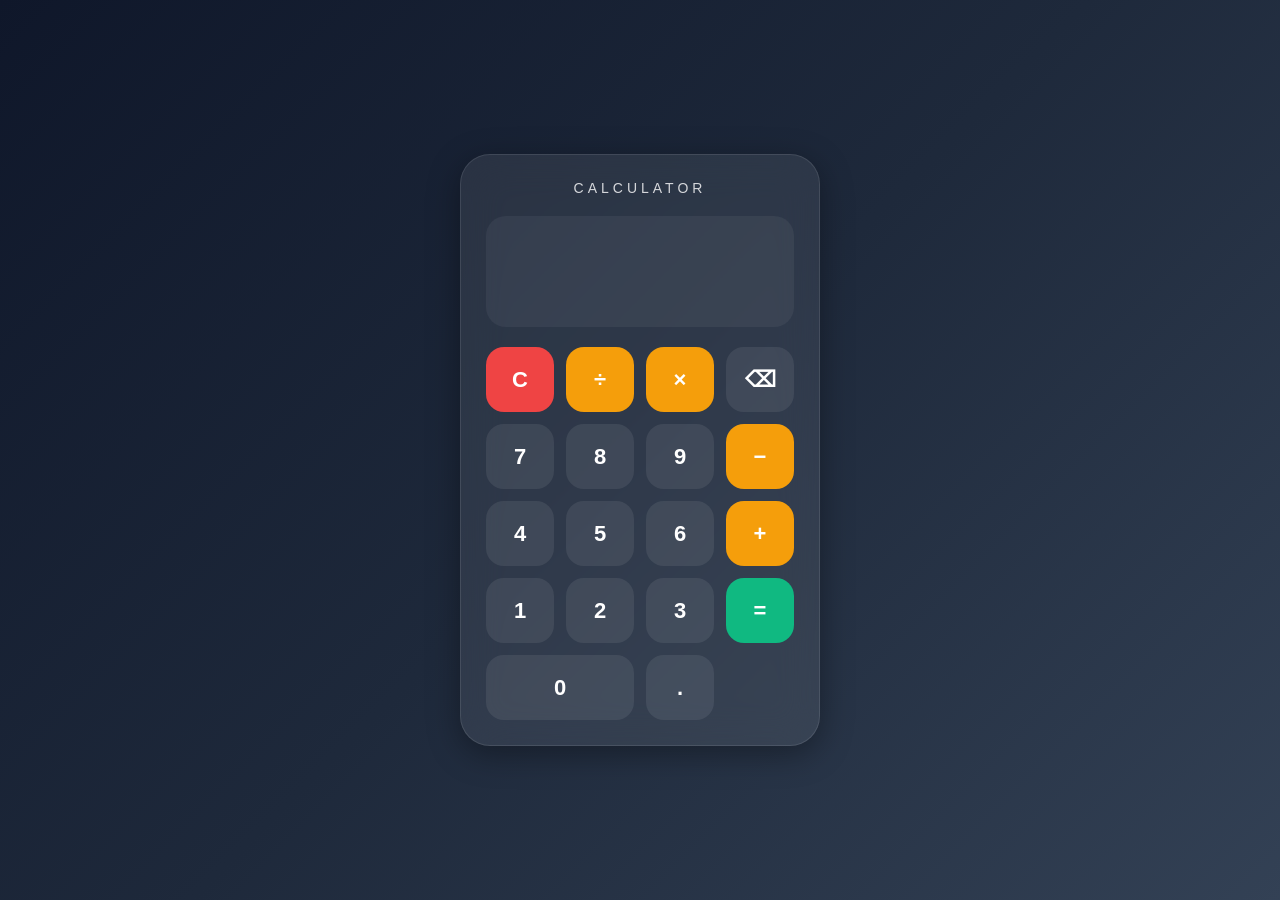
<file: Calculator/index.html>
<!DOCTYPE html>
<html lang="en">
<head>
    <meta charset="UTF-8">
    <meta name="viewport" content="width=device-width, initial-scale=1.0">
    <title>Modern Calculator</title>
    <link rel="stylesheet" href="style.css">
</head>
<body>

    <div class="calculator">

        <h2 class="title">CALCULATOR</h2>

        <div class="display-container">
            <div id="previousCalculation"></div>
            <input type="text" id="display" readonly>
        </div>

        <div class="buttons">

            <button class="clear" onclick="clearDisplay()">C</button>
            <button class="operator" onclick="appendValue('/')">÷</button>
            <button class="operator" onclick="appendValue('*')">×</button>
            <button onclick="deleteLast()">⌫</button>

            <button onclick="appendValue('7')">7</button>
            <button onclick="appendValue('8')">8</button>
            <button onclick="appendValue('9')">9</button>
            <button class="operator" onclick="appendValue('-')">−</button>

            <button onclick="appendValue('4')">4</button>
            <button onclick="appendValue('5')">5</button>
            <button onclick="appendValue('6')">6</button>
            <button class="operator" onclick="appendValue('+')">+</button>

            <button onclick="appendValue('1')">1</button>
            <button onclick="appendValue('2')">2</button>
            <button onclick="appendValue('3')">3</button>
            <button class="equal" onclick="calculate()">=</button>

            <button class="zero" onclick="appendValue('0')">0</button>
            <button onclick="appendValue('.')">.</button>

        </div>

    </div>

    <script src="script.js"></script>

</body>
</html>
</file>
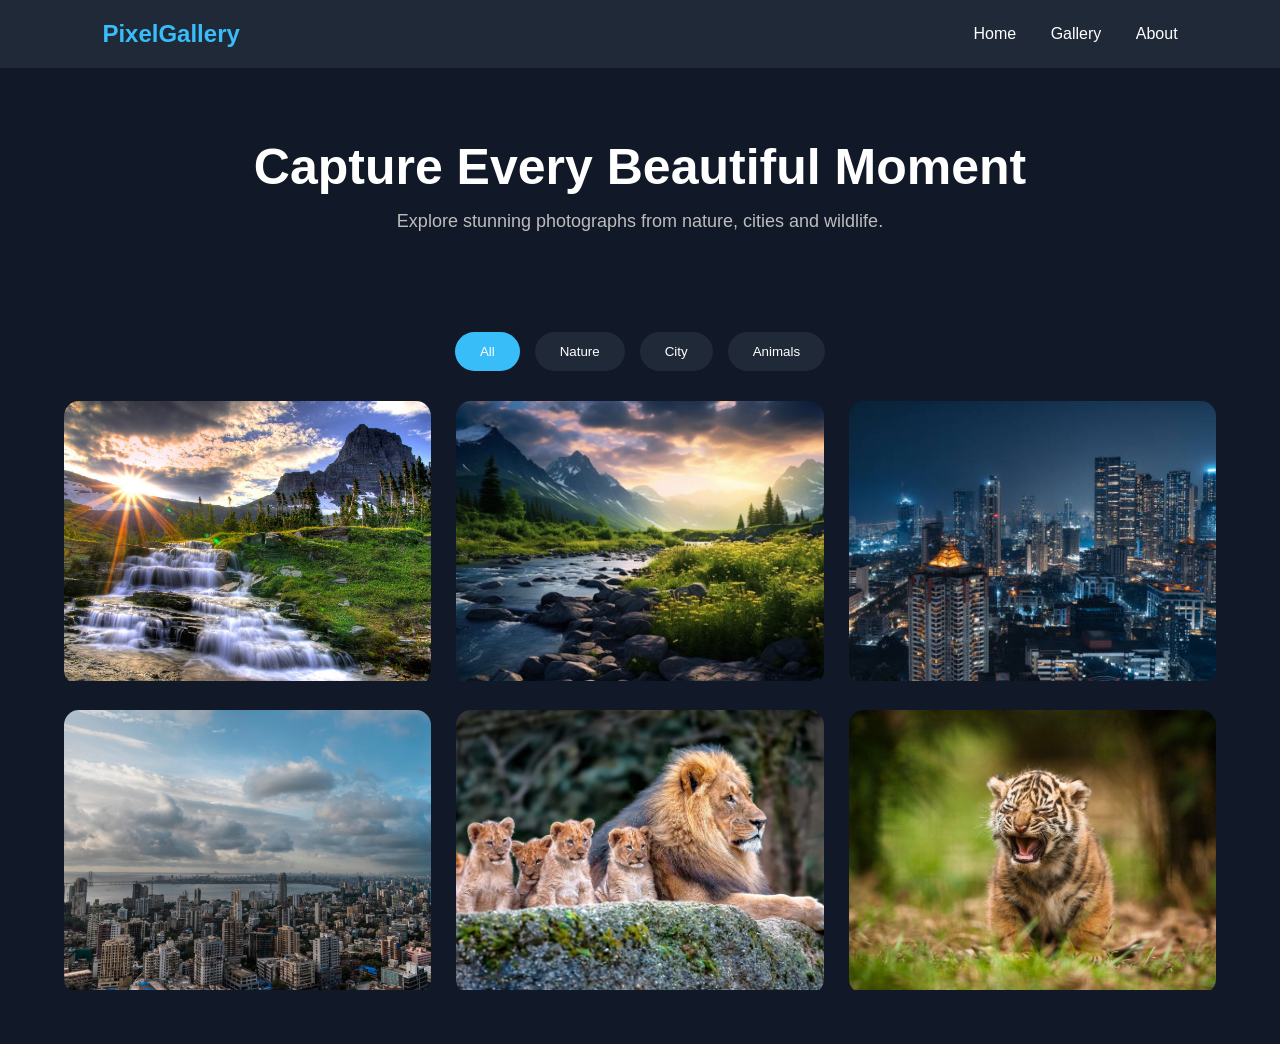
<file: Image Gallery/index.html>
<!DOCTYPE html>
<html lang="en">
<head>
<meta charset="UTF-8">
<meta name="viewport" content="width=device-width, initial-scale=1.0">
<title>Modern Image Gallery</title>

<link rel="stylesheet" href="style.css">

<link
href="https://cdnjs.cloudflare.com/ajax/libs/font-awesome/6.5.2/css/all.min.css"
rel="stylesheet"/>

</head>

<body>

<nav>

<h2>PixelGallery</h2>

<div class="menu">
<a href="#">Home</a>
<a href="#">Gallery</a>
<a href="#">About</a>
</div>

</nav>

<section class="hero">

<h1>Capture Every Beautiful Moment</h1>

<p>
Explore stunning photographs from nature, cities and wildlife.
</p>

</section>


<div class="filter">

<button class="active" onclick="filterSelection('all')">All</button>
<button onclick="filterSelection('nature')">Nature</button>
<button onclick="filterSelection('city')">City</button>
<button onclick="filterSelection('animal')">Animals</button>

</div>


<div class="gallery">

<div class="card nature">
<img src="images/nature1.jpg">
<div class="overlay">
<h3>Nature</h3>
<button onclick="openLightbox(0)">
<i class="fa-solid fa-expand"></i>
</button>
</div>
</div>

<div class="card nature">
<img src="images/nature2.jpg">
<div class="overlay">
<h3>Nature</h3>
<button onclick="openLightbox(1)">
<i class="fa-solid fa-expand"></i>
</button>
</div>
</div>

<div class="card city">
<img src="images/city1.jpg">
<div class="overlay">
<h3>City</h3>
<button onclick="openLightbox(2)">
<i class="fa-solid fa-expand"></i>
</button>
</div>
</div>

<div class="card city">
<img src="images/city2.jpg">
<div class="overlay">
<h3>City</h3>
<button onclick="openLightbox(3)">
<i class="fa-solid fa-expand"></i>
</button>
</div>
</div>

<div class="card animal">
<img src="images/animal1.jpg">
<div class="overlay">
<h3>Animals</h3>
<button onclick="openLightbox(4)">
<i class="fa-solid fa-expand"></i>
</button>
</div>
</div>

<div class="card animal">
<img src="images/animal2.jpg">
<div class="overlay">
<h3>Animals</h3>
<button onclick="openLightbox(5)">
<i class="fa-solid fa-expand"></i>
</button>
</div>
</div>

</div>

<div id="lightbox">

<span class="close">&times;</span>

<button id="prev">❮</button>

<img id="lightbox-img">

<button id="next">❯</button>

</div>

<script src="script.js"></script>

</body>
</html>
</file>
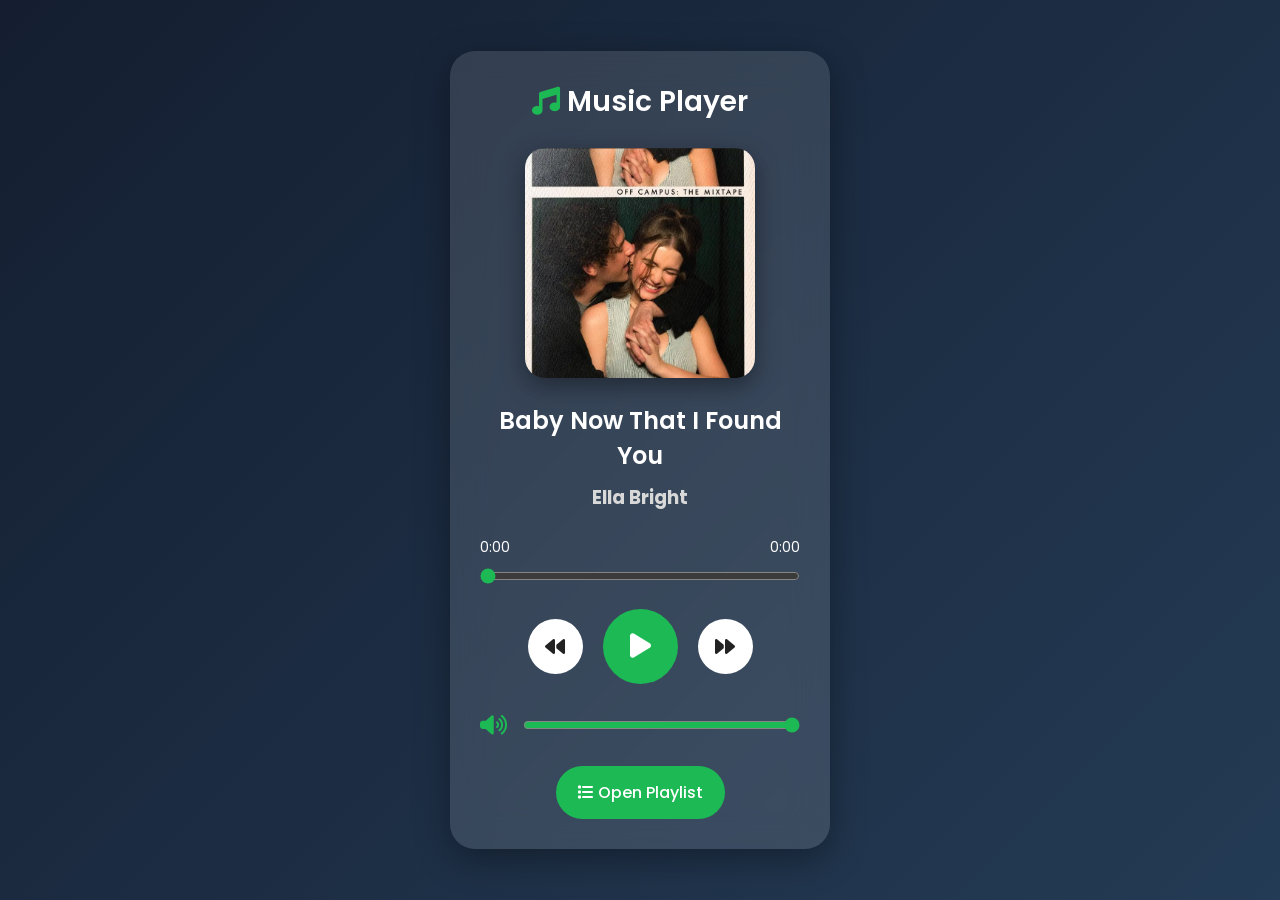
<file: MusicPlayer/index.html>
<!DOCTYPE html>
<html lang="en">

<head>
    <meta charset="UTF-8">
    <meta name="viewport" content="width=device-width, initial-scale=1.0">
    <title>Music Player</title>

    <link rel="stylesheet" href="style.css">

    <link rel="stylesheet"
        href="https://cdnjs.cloudflare.com/ajax/libs/font-awesome/6.5.2/css/all.min.css">
</head>

<body>

    <div class="container">

        <div class="music-player">

            <h1 class="heading">
                <i class="fas fa-music"></i> Music Player
            </h1>

            <div class="cover-box">
                <img src="images/cover1.jpeg" id="cover" alt="Album Cover">
            </div>

            <h2 id="title">Baby Now That I Found You</h2>
            <h3 id="artist">Ella Bright</h3>

            <audio id="audio"></audio>

            <div class="time">
                <span id="current">0:00</span>
                <span id="duration">0:00</span>
            </div>

            <input type="range"
                   id="progress"
                   min="0"
                   value="0">

            <div class="controls">

                <button id="prev" class="control-btn">
                    <i class="fas fa-backward"></i>
                </button>

                <button id="play" class="play-btn">
                    <i class="fas fa-play"></i>
                </button>

                <button id="next" class="control-btn">
                    <i class="fas fa-forward"></i>
                </button>

            </div>

            <div class="volume">

                <i class="fas fa-volume-up"></i>

                <input type="range"
                       id="volume"
                       min="0"
                       max="1"
                       step="0.01"
                       value="1">

            </div>

            <div class="buttons">

                <a href="playlist.html" class="playlist-btn">
                    <i class="fas fa-list"></i>
                    Open Playlist
                </a>

            </div>

        </div>

    </div>

    <script src="script.js"></script>

</body>

</html>
</file>
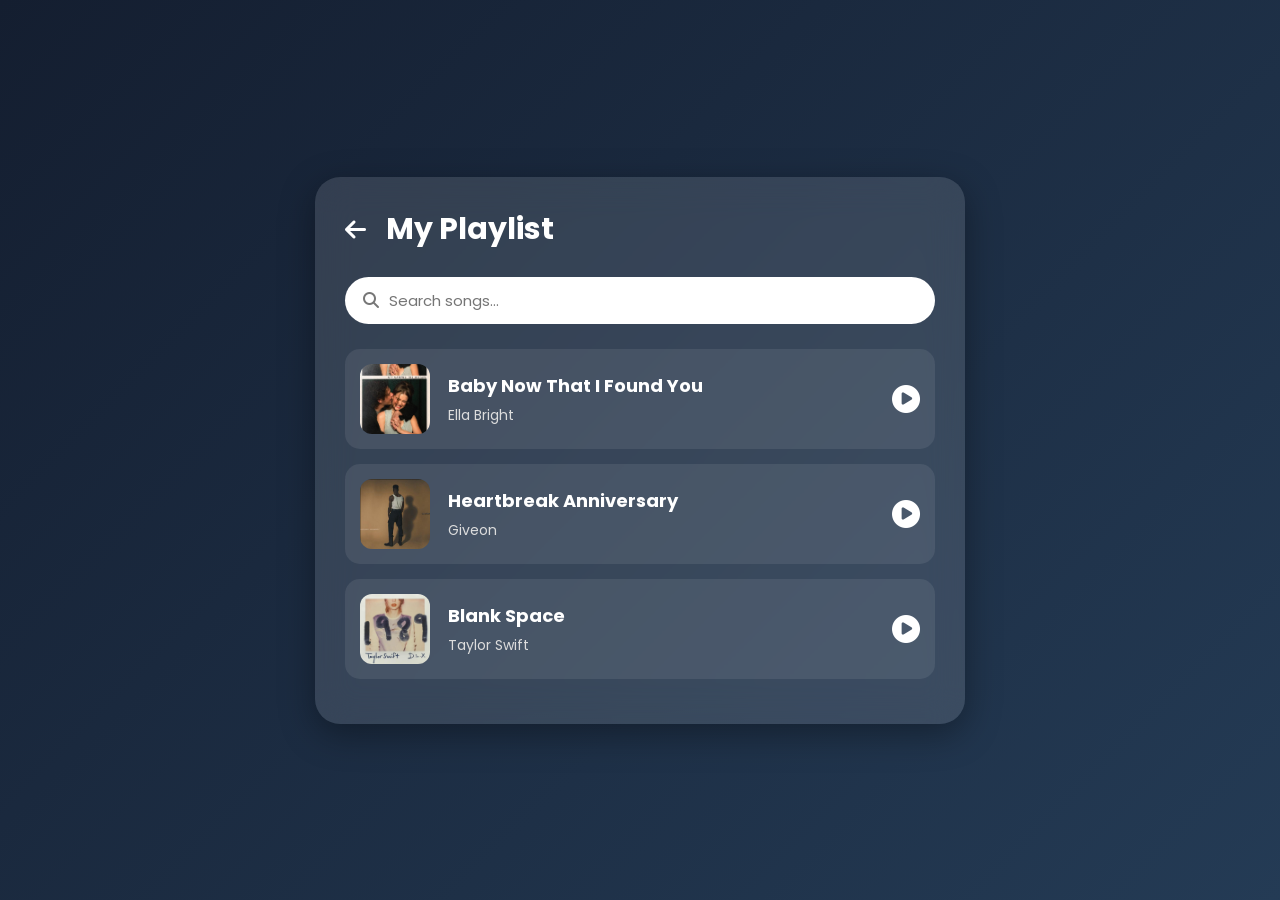
<file: MusicPlayer/playlist.html>
<!DOCTYPE html>
<html lang="en">

<head>
    <meta charset="UTF-8">
    <meta name="viewport" content="width=device-width, initial-scale=1.0">
    <title>Playlist</title>

    <link rel="stylesheet" href="style.css">

    <link rel="stylesheet"
        href="https://cdnjs.cloudflare.com/ajax/libs/font-awesome/6.5.2/css/all.min.css">
</head>

<body>

    <div class="playlist-container">

        <div class="playlist-card">

            <div class="playlist-header">

                <a href="index.html" class="back-btn">
                    <i class="fas fa-arrow-left"></i>
                </a>

                <h1>My Playlist</h1>

            </div>

            <div class="search-box">

                <i class="fas fa-search"></i>

                <input
                    type="text"
                    id="search"
                    placeholder="Search songs...">

            </div>

            <div class="playlist" id="playlist">

                <!-- Song 1 -->
                <div class="song" onclick="playSong(0)">

                    <img src="images/cover1.jpeg">

                    <div class="song-details">

                        <h3>Baby Now That I Found You</h3>

                        <p>Ella Bright</p>

                    </div>

                    <i class="fas fa-play-circle"></i>

                </div>

                <!-- Song 2 -->
                <div class="song" onclick="playSong(1)">

                    <img src="images/cover2.jpeg">

                    <div class="song-details">

                        <h3>Heartbreak Anniversary</h3>

                        <p>Giveon</p>

                    </div>

                    <i class="fas fa-play-circle"></i>

                </div>

                <!-- Song 3 -->
                <div class="song" onclick="playSong(2)">

                    <img src="images/cover3.jpeg">

                    <div class="song-details">

                        <h3>Blank Space</h3>

                        <p>Taylor Swift</p>

                    </div>

                    <i class="fas fa-play-circle"></i>

                </div>

            </div>

        </div>

    </div>

    <script src="playlist.js"></script>

</body>

</html>
</file>
<file: Calculator/style.css>
*{
    margin:0;
    padding:0;
    box-sizing:border-box;
    font-family:'Segoe UI',sans-serif;
}

body{
    height:100vh;
    display:flex;
    justify-content:center;
    align-items:center;
    background:linear-gradient(
        135deg,
        #0f172a,
        #1e293b,
        #334155
    );
}

.calculator{
    width:360px;
    padding:25px;
    border-radius:30px;

    background:rgba(255,255,255,0.08);
    backdrop-filter:blur(20px);

    border:1px solid rgba(255,255,255,0.1);

    box-shadow:
        0 8px 32px rgba(0,0,0,0.35);
}

.title{
    text-align:center;
    color:white;
    margin-bottom:20px;
    letter-spacing:4px;
    font-size:14px;
    font-weight:500;
    opacity:0.8;
}

.display-container{
    margin-bottom:20px;
    padding:15px;
    border-radius:20px;

    background:rgba(255,255,255,0.05);

    min-height:100px;

    display:flex;
    flex-direction:column;
    justify-content:center;
}

#previousCalculation{
    color:#94a3b8;
    font-size:16px;
    text-align:right;
    min-height:25px;
    margin-bottom:8px;
}

#display{
    width:100%;
    border:none;
    outline:none;
    background:transparent;

    color:white;
    text-align:right;

    font-size:42px;
    font-weight:600;
}

.buttons{
    display:grid;
    grid-template-columns:repeat(4,1fr);
    gap:12px;
}

button{
    height:65px;
    border:none;
    border-radius:18px;

    font-size:22px;
    font-weight:600;

    cursor:pointer;

    color:white;

    background:rgba(255,255,255,0.08);

    transition:all 0.25s ease;
}

button:hover{
    transform:translateY(-3px);
    background:rgba(255,255,255,0.15);
}

button:active{
    transform:scale(0.95);
}

.operator{
    background:#f59e0b;
}

.operator:hover{
    background:#d97706;
}

.equal{
    background:#10b981;
}

.equal:hover{
    background:#059669;
}

.clear{
    background:#ef4444;
}

.clear:hover{
    background:#dc2626;
}

.zero{
    grid-column:span 2;
}

@media(max-width:400px){

    .calculator{
        width:95%;
    }

}
</file>
<file: Image Gallery/style.css>
*{
margin:0;
padding:0;
box-sizing:border-box;
font-family:Poppins,sans-serif;
}

body{

background:#111827;
color:white;

}

nav{

display:flex;
justify-content:space-between;
align-items:center;
padding:20px 8%;
background:#1f2937;
position:sticky;
top:0;
z-index:999;

}

nav h2{

color:#38bdf8;

}

.menu a{

color:white;
text-decoration:none;
margin-left:30px;
transition:.3s;

}

.menu a:hover{

color:#38bdf8;

}

.hero{

text-align:center;
padding:70px 20px;

}

.hero h1{

font-size:50px;
margin-bottom:15px;

}

.hero p{

color:#bdbdbd;
font-size:18px;

}

.filter{

display:flex;
justify-content:center;
gap:15px;
margin:30px;

}

.filter button{

padding:12px 25px;
border:none;
background:#1f2937;
color:white;
cursor:pointer;
border-radius:50px;
transition:.3s;

}

.filter button:hover,
.filter .active{

background:#38bdf8;

}

.gallery{

width:90%;
margin:auto;
display:grid;
grid-template-columns:repeat(auto-fit,minmax(320px,1fr));
gap:25px;
padding-bottom:50px;

}

.card{

position:relative;
overflow:hidden;
border-radius:15px;

}

.card img{

width:100%;
height:280px;
object-fit:cover;
transition:.6s;

}

.card:hover img{

transform:scale(1.15);

}

.overlay{

position:absolute;
top:0;
left:0;
width:100%;
height:100%;
background:rgba(0,0,0,.55);

display:flex;
flex-direction:column;
justify-content:center;
align-items:center;

opacity:0;

transition:.4s;

}

.card:hover .overlay{

opacity:1;

}

.overlay h3{

margin-bottom:15px;
font-size:28px;

}

.overlay button{

width:55px;
height:55px;
border-radius:50%;
border:none;
background:#38bdf8;
font-size:20px;
cursor:pointer;

}

#lightbox{

display:none;
justify-content:center;
align-items:center;
position:fixed;
top:0;
left:0;
width:100%;
height:100%;
background:rgba(0,0,0,.95);

z-index:1000;

}

#lightbox img{

max-width:85%;
max-height:80%;
border-radius:15px;

}

#prev,#next{

position:absolute;
top:50%;
font-size:40px;
background:none;
border:none;
color:white;
cursor:pointer;

}

#prev{

left:50px;

}

#next{

right:50px;

}

.close{

position:absolute;
top:20px;
right:35px;
font-size:45px;
cursor:pointer;

}

@media(max-width:768px){

.hero h1{

font-size:34px;

}

.menu{

display:none;

}

}
</file>
<file: MusicPlayer/style.css>
/* Google Font */
@import url('https://fonts.googleapis.com/css2?family=Poppins:wght@300;400;500;600;700&display=swap');

*{
    margin:0;
    padding:0;
    box-sizing:border-box;
    font-family:'Poppins',sans-serif;
}

body{
    min-height:100vh;
    display:flex;
    justify-content:center;
    align-items:center;
    background:linear-gradient(135deg,#141E30,#243B55);
}

/* ===========================
   MAIN PLAYER
=========================== */

.container{
    width:100%;
    display:flex;
    justify-content:center;
    align-items:center;
    padding:30px;
}

.music-player{

    width:380px;

    background:rgba(255,255,255,0.12);

    backdrop-filter:blur(18px);

    border-radius:25px;

    padding:30px;

    box-shadow:0 10px 35px rgba(0,0,0,.35);

    color:white;

    text-align:center;
}

.heading{
    font-size:28px;
    margin-bottom:25px;
    font-weight:600;
}

.heading i{
    color:#1DB954;
}

.cover-box{
    display:flex;
    justify-content:center;
}

.cover-box img{

    width:230px;
    height:230px;

    border-radius:20px;

    object-fit:cover;

    box-shadow:0 8px 25px rgba(0,0,0,.4);

    transition:.4s;
}

.cover-box img:hover{

    transform:scale(1.04);

}

#title{

    margin-top:25px;

    font-size:24px;

    font-weight:600;
}

#artist{

    color:#d8d8d8;

    margin:10px 0 25px;
}

.time{

    display:flex;

    justify-content:space-between;

    margin-bottom:8px;

    font-size:14px;
}

#progress{

    width:100%;

    cursor:pointer;

    accent-color:#1DB954;

    margin-bottom:25px;
}

.controls{

    display:flex;

    justify-content:center;

    align-items:center;

    gap:20px;
}

.control-btn,
.play-btn{

    border:none;

    cursor:pointer;

    transition:.3s;
}

.control-btn{

    width:55px;

    height:55px;

    border-radius:50%;

    background:white;

    color:#222;

    font-size:20px;
}

.play-btn{

    width:75px;

    height:75px;

    border-radius:50%;

    background:#1DB954;

    color:white;

    font-size:28px;
}

.control-btn:hover{

    transform:scale(1.1);

    background:#ececec;
}

.play-btn:hover{

    transform:scale(1.08);

    background:#18a84b;
}

.volume{

    display:flex;

    align-items:center;

    gap:15px;

    margin:30px 0;
}

.volume i{

    font-size:22px;

    color:#1DB954;
}

.volume input{

    flex:1;

    accent-color:#1DB954;
}

.buttons{

    margin-top:15px;
}

.playlist-btn{

    display:inline-block;

    text-decoration:none;

    color:white;

    background:#1DB954;

    padding:14px 22px;

    border-radius:30px;

    transition:.3s;

    font-weight:500;
}

.playlist-btn:hover{

    background:#18a84b;

    transform:translateY(-2px);
}

/* ===========================
   PLAYLIST PAGE
=========================== */

.playlist-container{

    width:100%;

    display:flex;

    justify-content:center;

    padding:40px 20px;
}

.playlist-card{

    width:650px;

    background:rgba(255,255,255,.12);

    backdrop-filter:blur(18px);

    border-radius:25px;

    padding:30px;

    color:white;

    box-shadow:0 10px 35px rgba(0,0,0,.35);
}

.playlist-header{

    display:flex;

    align-items:center;

    margin-bottom:25px;
}

.back-btn{

    color:white;

    font-size:24px;

    margin-right:20px;

    text-decoration:none;
}

.playlist-header h1{

    font-size:30px;
}

.search-box{

    display:flex;

    align-items:center;

    background:white;

    border-radius:30px;

    padding:12px 18px;

    margin-bottom:25px;
}

.search-box i{

    color:#777;
}

.search-box input{

    border:none;

    outline:none;

    margin-left:10px;

    width:100%;

    font-size:15px;
}

.song{

    display:flex;

    align-items:center;

    background:rgba(255,255,255,.08);

    padding:15px;

    border-radius:15px;

    margin-bottom:15px;

    cursor:pointer;

    transition:.3s;
}

.song:hover{

    background:#1DB954;

    transform:translateX(5px);
}

.song img{

    width:70px;

    height:70px;

    border-radius:12px;

    object-fit:cover;
}

.song-details{

    flex:1;

    margin-left:18px;
}

.song-details h3{

    font-size:18px;

    margin-bottom:6px;
}

.song-details p{

    color:#ddd;

    font-size:14px;
}

.song i{

    font-size:28px;

    color:white;
}

/* ===========================
   MOBILE RESPONSIVE
=========================== */

@media(max-width:768px){

.music-player{

    width:95%;
}

.cover-box img{

    width:200px;
    height:200px;
}

.playlist-card{

    width:100%;
}

.song{

    padding:12px;
}

.song img{

    width:60px;
    height:60px;
}

.song-details h3{

    font-size:16px;
}

}
</file>
